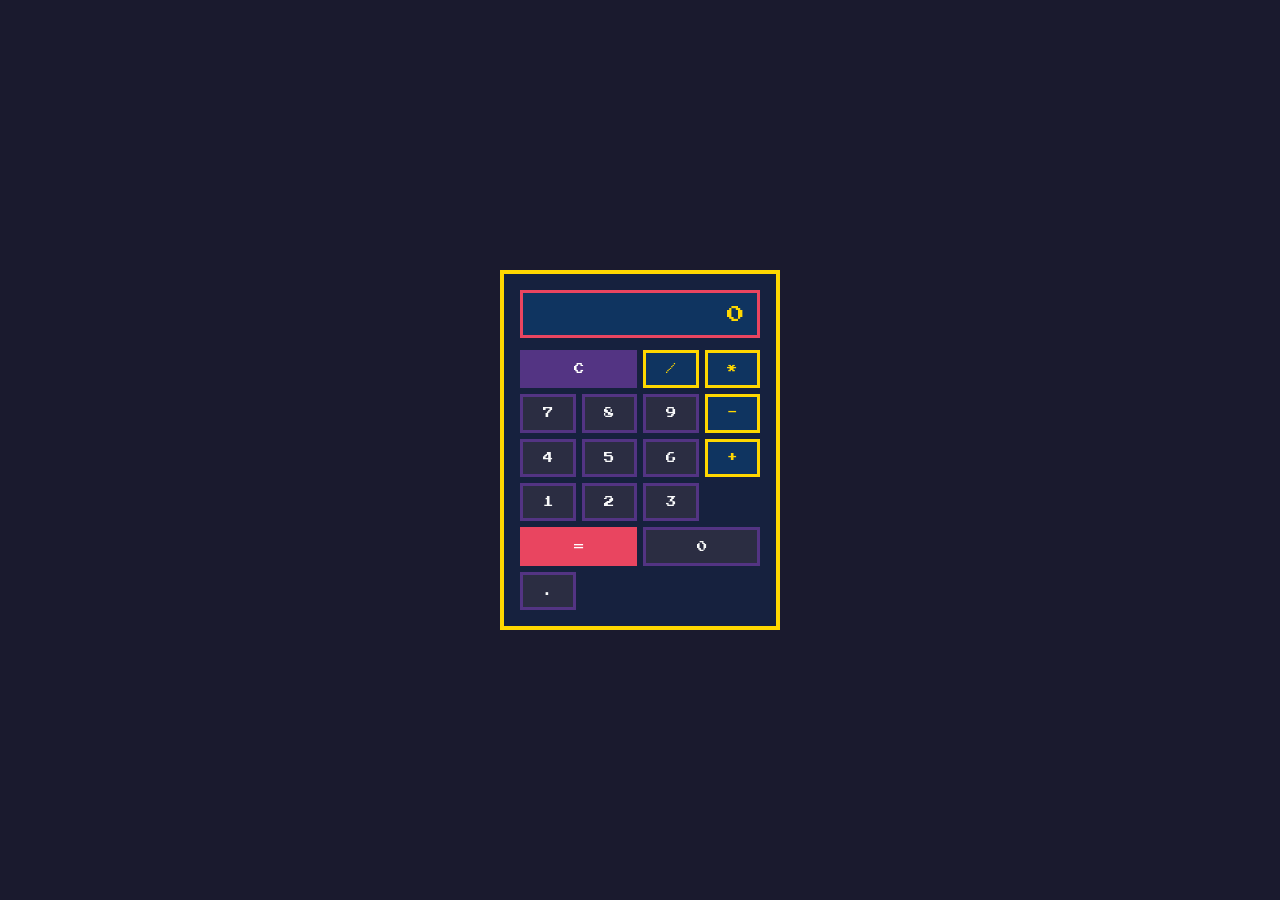
<file: apps/calculator.html>
<!DOCTYPE html>
<html lang="en">
<head>
  <meta charset="UTF-8" />
  <meta name="viewport" content="width=device-width, initial-scale=1.0" />
  <title>Retro Calculator</title>
  <link rel="stylesheet" href="https://fonts.googleapis.com/css2?family=Press+Start+2P&display=swap" />
  <style>
    * { box-sizing: border-box; margin: 0; padding: 0; }

    body {
      font-family: "Press Start 2P", cursive;
      background: #1a1a2e;
      display: flex;
      justify-content: center;
      align-items: center;
      min-height: 100vh;
    }

    .calc {
      background: #16213e;
      border: 4px solid #ffd700;
      padding: 1rem;
      width: 280px;
      image-rendering: pixelated;
    }

    .display {
      background: #0f3460;
      border: 3px solid #e94560;
      color: #ffd700;
      font-family: "Press Start 2P", cursive;
      font-size: 1.1rem;
      text-align: right;
      padding: 0.75rem;
      margin-bottom: 0.75rem;
      min-height: 2.5rem;
      word-break: break-all;
      overflow: hidden;
    }

    .buttons {
      display: grid;
      grid-template-columns: repeat(4, 1fr);
      gap: 6px;
    }

    button {
      font-family: "Press Start 2P", cursive;
      font-size: 0.65rem;
      padding: 0.7rem 0;
      border: 3px solid #533483;
      background: #2b2d42;
      color: #f8f9fa;
      cursor: pointer;
      transition: background 0.1s;
    }

    button:hover  { background: #533483; }
    button:active { background: #e94560; }

    .op   { background: #0f3460; border-color: #ffd700; color: #ffd700; }
    .op:hover { background: #ffd700; color: #1a1a2e; }

    .eq   { background: #e94560; border-color: #e94560; color: #fff; grid-column: span 2; }
    .eq:hover { background: #ff6b6b; }

    .clr  { background: #533483; border-color: #533483; color: #fff; grid-column: span 2; }
    .clr:hover { background: #6c5ce7; }
  </style>
</head>
<body>
  <div class="calc">
    <div class="display" id="display">0</div>
    <div class="buttons">
      <button class="clr" onclick="clear_()">C</button>
      <button class="op" onclick="append('/')">/</button>
      <button class="op" onclick="append('*')">*</button>

      <button onclick="append('7')">7</button>
      <button onclick="append('8')">8</button>
      <button onclick="append('9')">9</button>
      <button class="op" onclick="append('-')">-</button>

      <button onclick="append('4')">4</button>
      <button onclick="append('5')">5</button>
      <button onclick="append('6')">6</button>
      <button class="op" onclick="append('+')">+</button>

      <button onclick="append('1')">1</button>
      <button onclick="append('2')">2</button>
      <button onclick="append('3')">3</button>
      <button class="eq" onclick="calc()">=</button>

      <button onclick="append('0')" style="grid-column:span 2">0</button>
      <button onclick="append('.')">.</button>
    </div>
  </div>

  <script>
    const d = document.getElementById("display");
    let expr = "";

    function append(v) {
      if (expr === "0" && v !== ".") expr = "";
      expr += v;
      d.textContent = expr;
    }

    function clear_() {
      expr = "";
      d.textContent = "0";
    }

    function calc() {
      try {
        const result = Function('"use strict"; return (' + expr + ")")();
        expr = String(result);
        d.textContent = expr;
      } catch {
        d.textContent = "ERR";
        expr = "";
      }
    }
  </script>
</body>
</html>
</file>
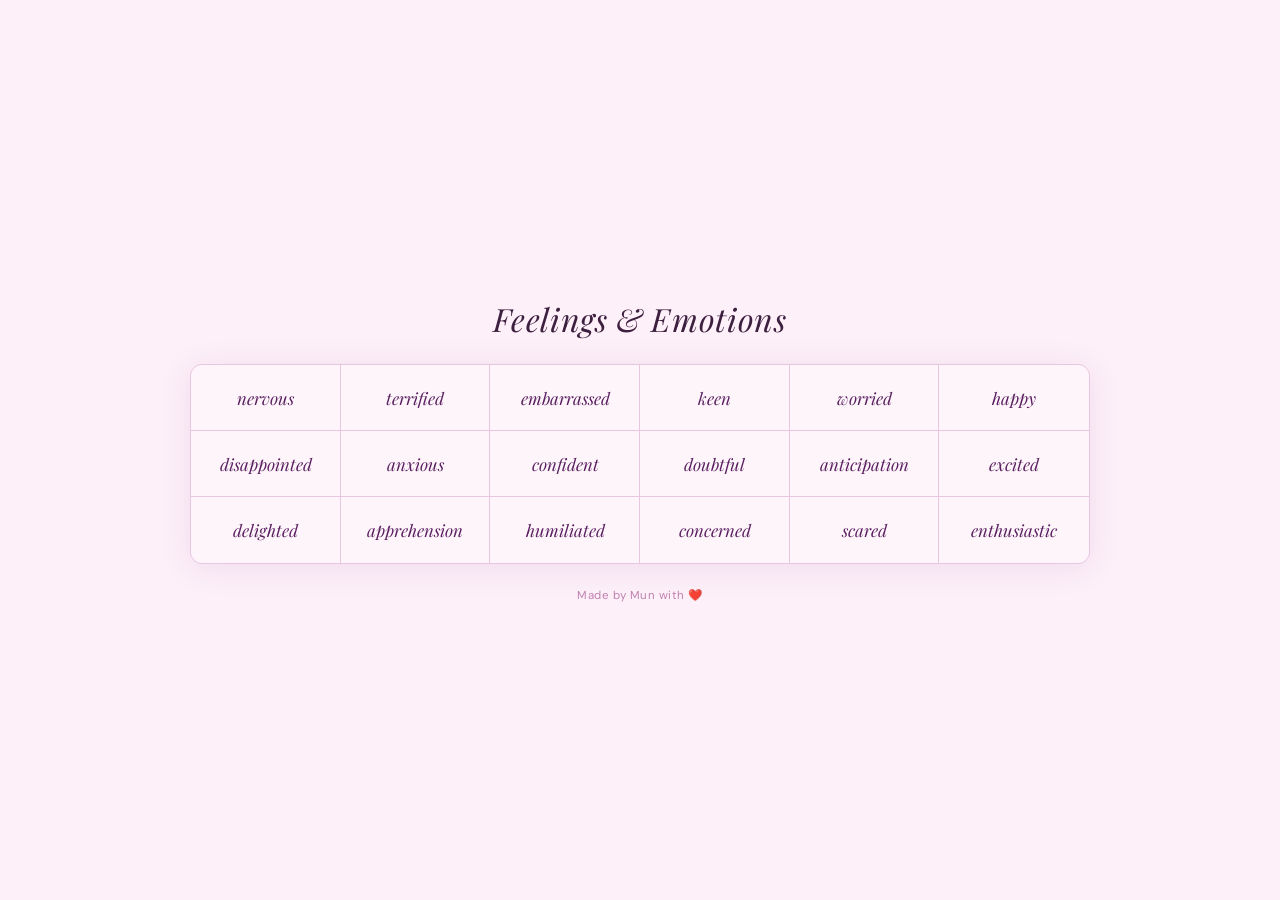
<file: apps/emotion-table.html>
<!DOCTYPE html>
<html lang="en">
<head>
<meta charset="UTF-8">
<meta name="viewport" content="width=device-width, initial-scale=1.0">
<title>Emotion Words v2</title>
<link href="https://fonts.googleapis.com/css2?family=Playfair+Display:ital,wght@1,400;1,600&family=DM+Sans:wght@300;400;500&display=swap" rel="stylesheet">
<style>
  *, *::before, *::after { box-sizing: border-box; margin: 0; padding: 0; }

  body {
    min-height: 100vh;
    display: flex;
    align-items: center;
    justify-content: center;
    background: #fdf0f8;
    font-family: 'DM Sans', sans-serif;
    padding: 32px 16px;
    overflow-x: hidden;
  }

  .wrapper {
    display: flex;
    flex-direction: column;
    align-items: center;
    gap: 24px;
    width: 100%;
    max-width: min(96vw, 900px);
  }

  h1 {
    font-family: 'Playfair Display', serif;
    font-style: italic;
    font-weight: 400;
    font-size: clamp(1.4rem, 5vw, 2rem);
    color: #3d1f40;
    letter-spacing: 0.02em;
    opacity: 0;
    transform: translateY(-18px);
    animation: titleDrop 0.6s cubic-bezier(0.22,1,0.36,1) 0.1s forwards;
  }

  @keyframes titleDrop {
    to { opacity: 1; transform: translateY(0); }
  }

  /* ── Grid replaces table ── */
  .word-grid {
    display: grid;
    grid-template-columns: repeat(6, minmax(max-content, 1fr));
    gap: 0;
    width: 100%;
    background: #e8c6e0;
    border: 1.5px solid #e8c6e0;
    border-radius: 12px;
    overflow: hidden;
    box-shadow: 0 4px 32px rgba(120,40,140,0.10);
  }

  /* Narrow screens: reduce columns so no orphan cells appear */
  @media (max-width: 700px) {
    .word-grid { grid-template-columns: repeat(3, minmax(max-content, 1fr)); }
  }
  @media (max-width: 420px) {
    .word-grid { grid-template-columns: repeat(2, minmax(max-content, 1fr)); }
  }

  @keyframes cellIn {
    from { opacity: 0; transform: translateY(14px) scale(0.96); }
    to   { opacity: 1; transform: translateY(0) scale(1); }
  }

  .cell {
    padding: clamp(14px, 3vw, 22px) clamp(10px, 2.5vw, 20px);
    background: #fef5fb;
    border: none;
    outline: 1.5px solid #e8c6e0;
    font-family: 'Playfair Display', serif;
    font-style: italic;
    font-size: clamp(0.82rem, 2.2vw, 1.05rem);
    color: #5a2060;
    cursor: pointer;
    user-select: none;
    position: relative;
    text-align: center;
    overflow: hidden;
    white-space: nowrap;
    word-break: normal;

    opacity: 0;
    transition:
      background 0.22s ease,
      color 0.22s ease,
      transform 0.22s cubic-bezier(0.34,1.56,0.64,1),
      box-shadow 0.22s ease;
    -webkit-tap-highlight-color: transparent;
  }

  @media (hover: hover) {
    .cell:hover {
      background: #f0d0e8;
      color: #2a0a30;
      transform: scale(1.06) translateY(-2px);
      box-shadow: 0 6px 20px rgba(120,40,140,0.13);
      z-index: 2;
    }
  }

  .cell.active {
    background: #d49ec8;
    color: #1a0020;
    transform: scale(1.03);
  }

  /* ── Floating emoji ── */
  .cell .float-emoji {
    position: absolute;
    top: 3px;
    right: 5px;
    font-size: clamp(0.7rem, 1.8vw, 0.95rem);
    opacity: 0;
    transform: translateY(4px);
    transition: opacity 0.2s, transform 0.2s;
    pointer-events: none;
    line-height: 1;
    font-style: normal;
  }

  @media (hover: hover) {
    .cell:hover .float-emoji { opacity: 1; transform: translateY(0); animation: floatBob 1.8s ease-in-out infinite; }
  }
  .cell.active .float-emoji  { opacity: 1; transform: translateY(0); animation: floatBob 1.8s ease-in-out infinite; }

  @keyframes floatBob {
    0%, 100% { transform: translateY(0); }
    50%       { transform: translateY(-4px); }
  }

  /* ── Ripple ── */
  .ripple {
    position: absolute;
    border-radius: 50%;
    background: rgba(200,100,180,0.35);
    transform: scale(0);
    animation: rippleOut 0.55s ease-out forwards;
    pointer-events: none;
  }

  @keyframes rippleOut {
    to { transform: scale(4); opacity: 0; }
  }

  /* ════════════════════════════════
     POPUP — floats on desktop,
     bottom sheet on mobile
  ════════════════════════════════ */

  .overlay {
    display: none;
    position: fixed;
    inset: 0;
    z-index: 999;
    background: transparent;
  }
  .overlay.visible { display: block; }

  /* shared base */
  .popup {
    position: fixed;
    z-index: 1000;
    background: #fdf0fb;
    border: 1.5px solid #d49ec8;
    box-shadow: 0 12px 48px rgba(120,40,140,0.20);
    padding: 20px 24px;
    text-align: center;
    pointer-events: auto;
    visibility: hidden;
    opacity: 0;
  }

  /* ── Desktop: small floating card ── */
  @media (min-width: 541px) {
    .popup {
      border-radius: 16px;
      min-width: 210px;
      max-width: 250px;
      transform: scale(0.78) translateY(10px);
      transition: opacity 0.22s cubic-bezier(0.34,1.56,0.64,1),
                  transform 0.22s cubic-bezier(0.34,1.56,0.64,1),
                  visibility 0s linear 0.22s;
    }
    .popup.visible {
      opacity: 1;
      transform: scale(1) translateY(0);
      visibility: visible;
      transition: opacity 0.22s cubic-bezier(0.34,1.56,0.64,1),
                  transform 0.22s cubic-bezier(0.34,1.56,0.64,1),
                  visibility 0s linear 0s;
    }
  }

  /* ── Mobile: bottom sheet ── */
  @media (max-width: 540px) {
    .overlay.visible {
      background: rgba(80,20,90,0.35);
    }
    .popup {
      border-radius: 20px 20px 0 0;
      border-bottom: none;
      left: 0 !important;
      right: 0 !important;
      bottom: 0 !important;
      top: auto !important;
      width: 100% !important;
      max-width: 100%;
      padding: 24px 28px 36px;
      transform: translateY(100%);
      transition: opacity 0.28s ease,
                  transform 0.32s cubic-bezier(0.22,1,0.36,1),
                  visibility 0s linear 0.32s;
    }
    .popup.visible {
      opacity: 1;
      transform: translateY(0);
      visibility: visible;
      transition: opacity 0.28s ease,
                  transform 0.32s cubic-bezier(0.22,1,0.36,1),
                  visibility 0s linear 0s;
    }
    /* drag handle */
    .popup::before {
      content: '';
      display: block;
      width: 40px;
      height: 4px;
      background: #d49ec8;
      border-radius: 2px;
      margin: 0 auto 16px;
    }
  }

  .popup-emoji {
    font-size: 2.8rem;
    display: block;
    margin-bottom: 8px;
    line-height: 1;
  }

  @keyframes emojiPop {
    0%   { transform: scale(0.4) rotate(-15deg); opacity: 0; }
    60%  { transform: scale(1.15) rotate(4deg); }
    100% { transform: scale(1) rotate(0deg); opacity: 1; }
  }

  .popup-def {
    font-family: 'DM Sans', sans-serif;
    font-size: 0.88rem;
    color: #5a2060;
    margin-bottom: 6px;
    display: block;
    line-height: 1.5;
  }

  .popup-phonetic {
    font-family: 'DM Sans', sans-serif;
    font-size: 0.82rem;
    color: #b06090;
    margin-bottom: 18px;
    display: block;
    letter-spacing: 0.03em;
  }

  .sound-btn {
    background: #3d1f40;
    color: #fef5fb;
    border: none;
    border-radius: 50%;
    width: 48px;
    height: 48px;
    font-size: 1.2rem;
    cursor: pointer;
    display: inline-flex;
    align-items: center;
    justify-content: center;
    transition: background 0.15s, transform 0.15s;
    position: relative;
    overflow: hidden;
    -webkit-tap-highlight-color: transparent;
  }

  .sound-btn:hover  { background: #c870b0; transform: scale(1.12); }

  .sound-btn.speaking {
    background: #c870b0;
    animation: speakPulse 0.5s ease-in-out infinite alternate;
  }

  @keyframes speakPulse {
    from { transform: scale(1);    box-shadow: 0 0 0   0 rgba(210,120,200,0.4); }
    to   { transform: scale(1.18); box-shadow: 0 0 0 8px rgba(210,120,200,0);   }
  }

  .sound-btn.speaking::before,
  .sound-btn.speaking::after {
    content: '';
    position: absolute;
    border-radius: 50%;
    border: 2px solid rgba(210,120,200,0.6);
    animation: ring 1s ease-out infinite;
  }
  .sound-btn.speaking::after { animation-delay: 0.4s; }

  @keyframes ring {
    0%   { width: 100%; height: 100%; opacity: 1; }
    100% { width: 200%; height: 200%; left: -50%; top: -50%; opacity: 0; }
  }
</style>
</head>
<body>

<div class="wrapper">
  <h1>Feelings &amp; Emotions</h1>

  <div class="word-grid" id="wordGrid">
    <div class="cell">nervous</div>
    <div class="cell">terrified</div>
    <div class="cell">embarrassed</div>
    <div class="cell">keen</div>
    <div class="cell">worried</div>
    <div class="cell">happy</div>
    <div class="cell">disappointed</div>
    <div class="cell">anxious</div>
    <div class="cell">confident</div>
    <div class="cell">doubtful</div>
    <div class="cell">anticipation</div>
    <div class="cell">excited</div>
    <div class="cell">delighted</div>
    <div class="cell">apprehension</div>
    <div class="cell">humiliated</div>
    <div class="cell">concerned</div>
    <div class="cell">scared</div>
    <div class="cell">enthusiastic</div>
  </div>

  <footer style="font-family:'DM Sans',sans-serif;font-size:0.72rem;color:#c080b0;letter-spacing:0.04em;">Made by Mun with ❤️</footer>
</div>

<div class="overlay" id="overlay"></div>

<div class="popup" id="popup">
  <span class="popup-emoji" id="popupEmoji"></span>
  <span class="popup-def" id="popupDef"></span>
  <span class="popup-phonetic" id="popupPhonetic"></span>
  <button class="sound-btn" id="soundBtn" title="Pronounce">🔊</button>
</div>

<script>
  const wordData = {
    nervous:       { emoji: '😬', def: 'Uneasy or anxious about something uncertain', phonetic: '/ˈnɜːr.vəs/' },
    terrified:     { emoji: '😱', def: 'Extremely frightened', phonetic: '/ˈter.ɪ.faɪd/' },
    embarrassed:   { emoji: '😳', def: 'Feeling awkward or ashamed in front of others', phonetic: '/ɪmˈbær.əst/' },
    keen:          { emoji: '🤩', def: 'Eager and enthusiastic about something', phonetic: '/kiːn/' },
    worried:       { emoji: '😟', def: 'Feeling troubled about possible problems', phonetic: '/ˈwɜːr.id/' },
    happy:         { emoji: '😊', def: 'Feeling pleasure or contentment', phonetic: '/ˈhæp.i/' },
    disappointed:  { emoji: '😞', def: 'Sad because expectations were not met', phonetic: '/ˌdɪs.əˈpɔɪn.tɪd/' },
    anxious:       { emoji: '😰', def: 'Worried and tense about what might happen', phonetic: '/ˈæŋk.ʃəs/' },
    confident:     { emoji: '😎', def: 'Feeling sure of yourself and your abilities', phonetic: '/ˈkɒn.fɪ.dənt/' },
    doubtful:      { emoji: '🤨', def: 'Uncertain or unsure about something', phonetic: '/ˈdaʊt.fəl/' },
    anticipation:  { emoji: '🤞', def: 'Excitement about something expected to happen', phonetic: '/ænˌtɪs.ɪˈpeɪ.ʃən/' },
    excited:       { emoji: '🎉', def: 'Very enthusiastic and eager', phonetic: '/ɪkˈsaɪ.tɪd/' },
    delighted:     { emoji: '😄', def: 'Very pleased and happy', phonetic: '/dɪˈlaɪ.tɪd/' },
    apprehension:  { emoji: '😧', def: 'A feeling of fear or worry about the future', phonetic: '/ˌæp.rɪˈhen.ʃən/' },
    humiliated:    { emoji: '😔', def: 'Made to feel ashamed or lose dignity', phonetic: '/hjuːˈmɪl.i.eɪ.tɪd/' },
    concerned:     { emoji: '😕', def: 'Worried or troubled about something', phonetic: '/kənˈsɜːrnd/' },
    scared:        { emoji: '😨', def: 'Frightened by a threat or danger', phonetic: '/skerd/' },
    enthusiastic:  { emoji: '🙌', def: 'Having intense interest or excitement', phonetic: '/ɪnˌθjuː.ziˈæs.tɪk/' },
  };

  /* ── Staggered cell entrance ── */
  const cells = document.querySelectorAll('.cell');
  cells.forEach((el, i) => {
    const word = el.textContent.trim().toLowerCase();
    const data = wordData[word];
    if (data) {
      const span = document.createElement('span');
      span.className = 'float-emoji';
      span.textContent = data.emoji;
      el.appendChild(span);
    }
    el.style.animation = `cellIn 0.45s cubic-bezier(0.22,1,0.36,1) ${0.15 + i * 0.055}s forwards`;
  });

  /* ── Ripple ── */
  function spawnRipple(el, clientX, clientY) {
    const rect = el.getBoundingClientRect();
    const size = Math.max(rect.width, rect.height);
    const x = clientX - rect.left - size / 2;
    const y = clientY - rect.top  - size / 2;
    const rip = document.createElement('span');
    rip.className = 'ripple';
    rip.style.cssText = `width:${size}px;height:${size}px;left:${x}px;top:${y}px`;
    el.appendChild(rip);
    rip.addEventListener('animationend', () => rip.remove());
  }

  const isMobile = () => window.innerWidth <= 540;

  /* ── Popup ── */
  const popup         = document.getElementById('popup');
  const overlay       = document.getElementById('overlay');
  const popupEmoji    = document.getElementById('popupEmoji');
  const popupDef      = document.getElementById('popupDef');
  const popupPhonetic = document.getElementById('popupPhonetic');
  const soundBtn      = document.getElementById('soundBtn');

  let activeCell  = null;
  let currentWord = '';

  function positionPopup(cell) {
    if (isMobile()) {
      popup.style.top  = '';
      popup.style.left = '';
      return;
    }
    const rect = cell.getBoundingClientRect();
    const pw = 250, ph = 160;
    let top  = rect.bottom + 12;
    let left = rect.left + rect.width / 2 - pw / 2;
    if (top + ph > window.innerHeight - 10) top = rect.top - ph - 12;
    if (left < 8) left = 8;
    if (left + pw > window.innerWidth - 8)  left = window.innerWidth - pw - 8;
    popup.style.top  = top  + 'px';
    popup.style.left = left + 'px';
  }

  function openPopup(cell, word) {
    if (activeCell) activeCell.classList.remove('active');
    activeCell = cell;
    cell.classList.add('active');

    currentWord = word;
    const data = wordData[word] || { emoji: '💬', def: word, phonetic: '' };

    popupEmoji.style.animation = 'none';
    popupEmoji.offsetHeight;
    popupEmoji.style.animation = 'emojiPop 0.4s cubic-bezier(0.34,1.56,0.64,1)';

    popupEmoji.textContent    = data.emoji;
    popupDef.textContent      = data.def;
    popupPhonetic.textContent = data.phonetic;
    soundBtn.classList.remove('speaking');

    positionPopup(cell);
    popup.classList.add('visible');
    overlay.classList.add('visible');
  }

  function closePopup() {
    popup.classList.remove('visible');
    overlay.classList.remove('visible');
    if (activeCell) activeCell.classList.remove('active');
    activeCell = null;
    window.speechSynthesis && window.speechSynthesis.cancel();
    soundBtn.classList.remove('speaking');
  }

  document.getElementById('wordGrid').addEventListener('click', e => {
    const cell = e.target.closest('.cell');
    if (!cell) return;
    spawnRipple(cell, e.clientX, e.clientY);
    const word = cell.childNodes[0].textContent.trim().toLowerCase();
    if (popup.classList.contains('visible') && activeCell === cell) {
      closePopup();
    } else {
      openPopup(cell, word);
    }
  });

  overlay.addEventListener('click', closePopup);

  soundBtn.addEventListener('click', e => {
    e.stopPropagation();
    if (!window.speechSynthesis) return;
    window.speechSynthesis.cancel();
    const utt = new SpeechSynthesisUtterance(currentWord);
    utt.lang = 'en-US';
    utt.rate = 0.85;
    soundBtn.classList.add('speaking');
    utt.onend   = () => soundBtn.classList.remove('speaking');
    utt.onerror = () => soundBtn.classList.remove('speaking');
    window.speechSynthesis.speak(utt);
  });

  window.addEventListener('resize', () => { if (activeCell) positionPopup(activeCell); });
</script>
</body>
</html>
</file>
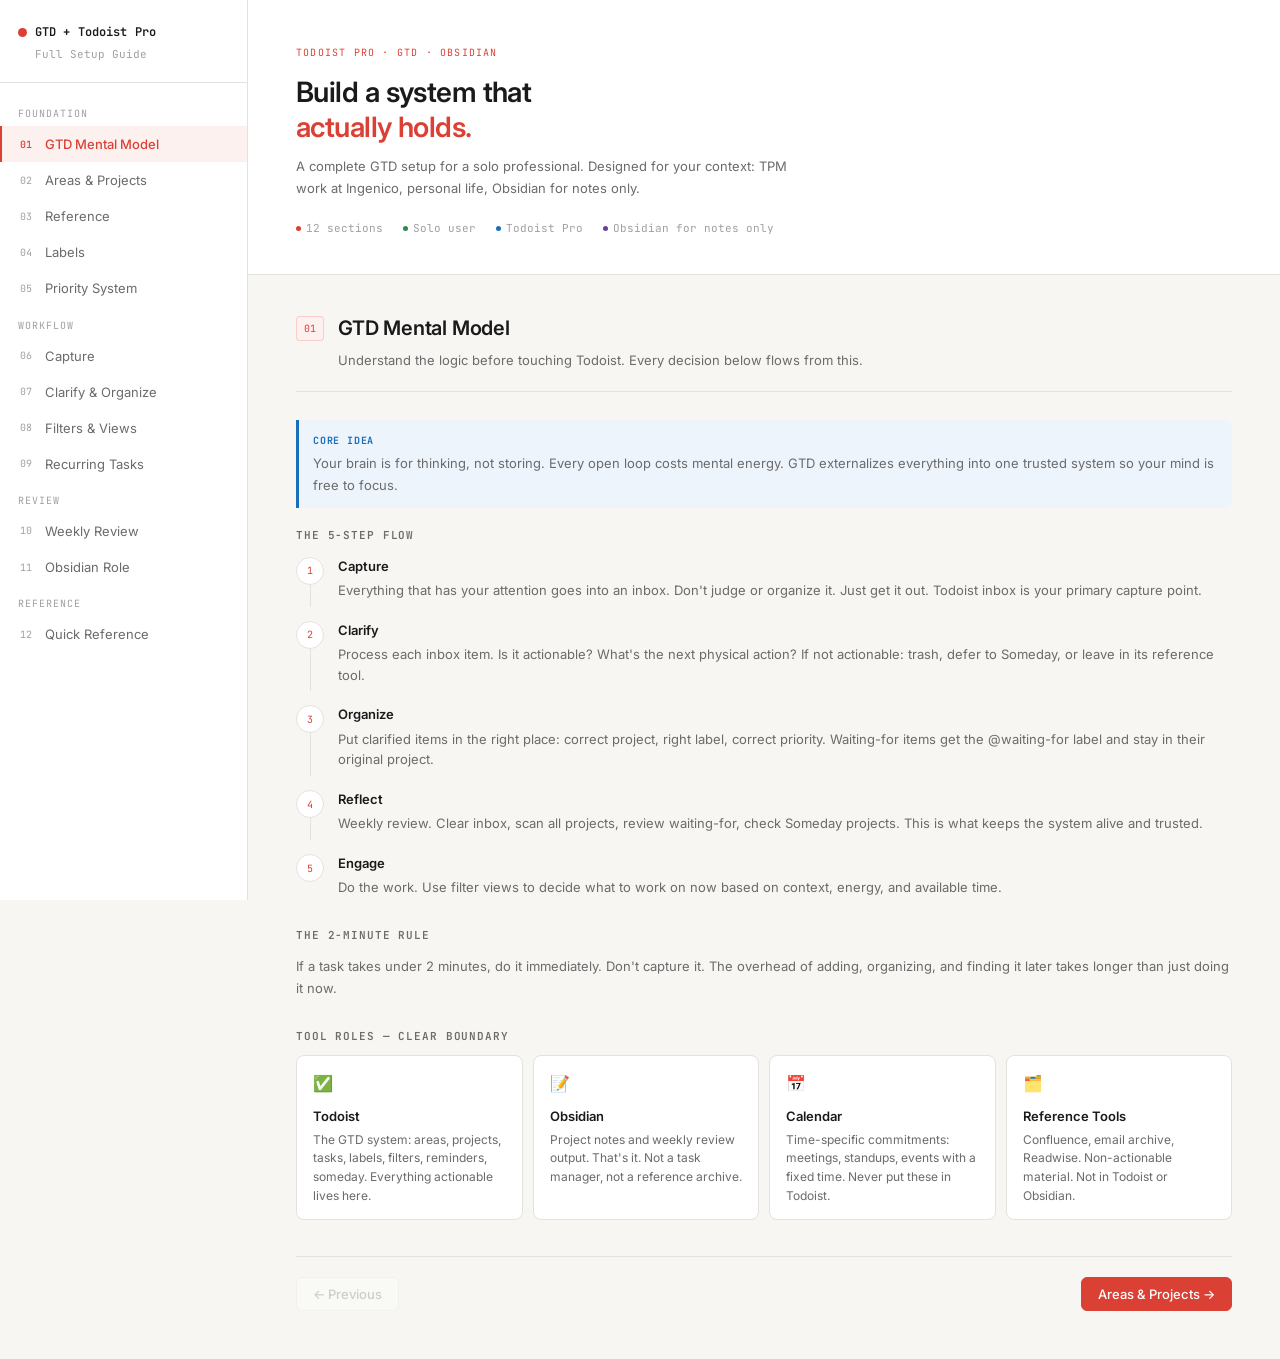
<file: apps/gtd-todoist-guide.html>
<!DOCTYPE html>
<html lang="en">
<head>
<meta charset="UTF-8">
<meta name="viewport" content="width=device-width, initial-scale=1.0">
<title>GTD + Todoist Pro — Full Setup Guide</title>
<link href="https://fonts.googleapis.com/css2?family=Inter:wght@300;400;500;600&family=JetBrains+Mono:wght@400;600&display=swap" rel="stylesheet">
<style>
  :root {
    --bg: #f7f6f3;
    --surface: #ffffff;
    --surface2: #f2f1ee;
    --border: #e4e2dc;
    --border2: #d0cdc6;
    --accent: #db4035;
    --accent-light: #fdf1f0;
    --text: #1a1a1a;
    --text-muted: #6b6b6b;
    --text-dim: #a0a0a0;
    --green: #2d8a4e;
    --green-light: #edf7f1;
    --blue: #1a6fba;
    --blue-light: #eef4fc;
    --yellow: #92620a;
    --yellow-light: #fdf6e3;
    --purple: #6b3fa0;
    --purple-light: #f3eefb;
  }

  * { box-sizing: border-box; margin: 0; padding: 0; }

  body {
    background: var(--bg);
    color: var(--text);
    font-family: 'Inter', sans-serif;
    font-size: 14px;
    line-height: 1.7;
    min-height: 100vh;
  }

  .layout { display: flex; min-height: 100vh; }

  .sidebar {
    width: 248px; min-width: 248px;
    background: var(--surface);
    border-right: 1px solid var(--border);
    position: sticky; top: 0;
    height: 100vh; overflow-y: auto;
    display: flex; flex-direction: column;
  }

  .sidebar-header { padding: 22px 18px 18px; border-bottom: 1px solid var(--border); }
  .sidebar-logo { display: flex; align-items: center; gap: 8px; margin-bottom: 3px; }
  .logo-dot { width: 9px; height: 9px; background: var(--accent); border-radius: 50%; flex-shrink: 0; }
  .sidebar-title { font-family: 'JetBrains Mono', monospace; font-size: 12px; font-weight: 600; color: var(--text); letter-spacing: 0.01em; }
  .sidebar-sub { font-size: 11px; color: var(--text-dim); font-family: 'JetBrains Mono', monospace; padding-left: 17px; }
  .sidebar-nav { padding: 12px 0; flex: 1; }

  .nav-section-label {
    font-family: 'JetBrains Mono', monospace;
    font-size: 10px; color: var(--text-dim);
    letter-spacing: 0.1em; text-transform: uppercase;
    padding: 10px 18px 4px;
  }

  .nav-item {
    display: flex; align-items: center; gap: 9px;
    padding: 7px 18px; cursor: pointer;
    color: var(--text-muted); font-size: 13px;
    transition: all 0.12s; border-left: 2px solid transparent;
  }

  .nav-item:hover { color: var(--text); background: var(--surface2); }
  .nav-item.active { color: var(--accent); border-left-color: var(--accent); background: var(--accent-light); font-weight: 500; }
  .nav-num { font-family: 'JetBrains Mono', monospace; font-size: 10px; color: var(--text-dim); min-width: 16px; }
  .nav-item.active .nav-num { color: var(--accent); }

  .main { flex: 1; overflow-y: auto; }

  .hero { padding: 44px 48px 36px; border-bottom: 1px solid var(--border); background: var(--surface); }
  .hero-tag { font-family: 'JetBrains Mono', monospace; font-size: 10px; color: var(--accent); letter-spacing: 0.12em; text-transform: uppercase; margin-bottom: 14px; }
  .hero h1 { font-size: 28px; font-weight: 600; line-height: 1.25; margin-bottom: 10px; letter-spacing: -0.02em; color: var(--text); }
  .hero h1 span { color: var(--accent); }
  .hero-desc { color: var(--text-muted); font-size: 13px; max-width: 500px; }
  .hero-meta { display: flex; gap: 20px; margin-top: 20px; flex-wrap: wrap; }
  .meta-item { display: flex; align-items: center; gap: 5px; font-size: 11px; color: var(--text-dim); font-family: 'JetBrains Mono', monospace; }
  .meta-dot { width: 5px; height: 5px; border-radius: 50%; }

  .section { display: none; padding: 36px 48px 48px; animation: fadeIn 0.18s ease; }
  .section.active { display: block; }

  @keyframes fadeIn {
    from { opacity: 0; transform: translateY(5px); }
    to { opacity: 1; transform: translateY(0); }
  }

  .section-header { display: flex; align-items: flex-start; gap: 14px; margin-bottom: 28px; padding-bottom: 20px; border-bottom: 1px solid var(--border); }
  .section-num { font-family: 'JetBrains Mono', monospace; font-size: 10px; color: var(--accent); background: var(--accent-light); border: 1px solid rgba(219,64,53,0.2); padding: 3px 7px; border-radius: 4px; margin-top: 5px; white-space: nowrap; }
  .section h2 { font-size: 20px; font-weight: 600; letter-spacing: -0.01em; margin-bottom: 4px; color: var(--text); }
  .section-desc { color: var(--text-muted); font-size: 13px; }

  h3 { font-size: 11px; font-weight: 600; color: var(--text-muted); margin: 28px 0 10px; text-transform: uppercase; letter-spacing: 0.08em; font-family: 'JetBrains Mono', monospace; }
  h3:first-of-type { margin-top: 0; }
  p { color: var(--text-muted); font-size: 13px; margin-bottom: 12px; line-height: 1.7; }

  .code-block {
    background: #f8f7f4; border: 1px solid var(--border);
    border-radius: 6px; padding: 14px 18px;
    font-family: 'JetBrains Mono', monospace;
    font-size: 12px; color: var(--text);
    margin: 10px 0 20px; line-height: 1.9;
    overflow-x: auto; white-space: pre;
  }

  .code-block .cm { color: var(--text-dim); }
  .code-block .kw { color: var(--accent); font-weight: 600; }
  .code-block .vl { color: var(--green); }
  .code-block .lb { color: var(--blue); }
  .code-block .pj { color: var(--yellow); font-weight: 600; }

  .tree { background: #f8f7f4; border: 1px solid var(--border); border-radius: 8px; padding: 18px 22px; margin: 10px 0 22px; font-family: 'JetBrains Mono', monospace; font-size: 12.5px; }
  .tree-group { margin-bottom: 4px; }
  .tree-group + .tree-group { margin-top: 14px; }
  .tree-item { display: flex; align-items: baseline; gap: 6px; line-height: 2.1; }
  .tree-branch { color: var(--border2); user-select: none; }
  .tree-icon { font-size: 12px; }
  .tree-name { font-weight: 500; color: var(--text); }
  .tree-name.area { font-weight: 700; font-size: 13px; }
  .tree-name.work { color: var(--yellow); }
  .tree-name.personal { color: var(--blue); }
  .tree-name.system { color: var(--purple); }
  .tree-name.inbox { color: var(--accent); }
  .tree-name.sub { color: var(--green); font-weight: 400; }
  .tree-name.someday { color: var(--text-muted); font-weight: 400; font-style: italic; }
  .tree-note { color: var(--text-dim); font-size: 11px; margin-left: 4px; }

  .card-grid { display: grid; grid-template-columns: repeat(auto-fit, minmax(180px, 1fr)); gap: 10px; margin: 10px 0 22px; }
  .card { background: var(--surface); border: 1px solid var(--border); border-radius: 8px; padding: 14px 16px; transition: border-color 0.15s, box-shadow 0.15s; }
  .card:hover { border-color: var(--border2); box-shadow: 0 2px 8px rgba(0,0,0,0.06); }
  .card-icon { font-size: 16px; margin-bottom: 7px; }
  .card-title { font-weight: 600; font-size: 13px; margin-bottom: 4px; color: var(--text); }
  .card-desc { font-size: 12px; color: var(--text-muted); line-height: 1.55; }

  .steps { margin: 10px 0 22px; }
  .step { display: flex; gap: 14px; margin-bottom: 18px; position: relative; }
  .step:not(:last-child)::before { content: ''; position: absolute; left: 14px; top: 30px; bottom: -6px; width: 1px; background: var(--border); }
  .step-num { width: 28px; height: 28px; background: var(--surface); border: 1.5px solid var(--border); border-radius: 50%; display: flex; align-items: center; justify-content: center; font-family: 'JetBrains Mono', monospace; font-size: 10px; color: var(--accent); flex-shrink: 0; margin-top: 2px; }
  .step-title { font-weight: 600; font-size: 13px; margin-bottom: 3px; color: var(--text); }
  .step-desc { font-size: 13px; color: var(--text-muted); line-height: 1.6; }

  .tag { display: inline-flex; align-items: center; font-size: 11px; font-family: 'JetBrains Mono', monospace; padding: 2px 7px; border-radius: 3px; font-weight: 500; }
  .tag-red    { background: var(--accent-light); color: var(--accent);  border: 1px solid rgba(219,64,53,0.2); }
  .tag-green  { background: var(--green-light);  color: var(--green);   border: 1px solid rgba(45,138,78,0.2); }
  .tag-blue   { background: var(--blue-light);   color: var(--blue);    border: 1px solid rgba(26,111,186,0.2); }
  .tag-yellow { background: var(--yellow-light); color: var(--yellow);  border: 1px solid rgba(146,98,10,0.2); }
  .tag-purple { background: var(--purple-light); color: var(--purple);  border: 1px solid rgba(107,63,160,0.2); }

  .alert { border-left: 3px solid var(--accent); background: var(--accent-light); padding: 12px 14px; border-radius: 0 6px 6px 0; margin: 10px 0 18px; font-size: 13px; color: var(--text-muted); }
  .alert strong { color: var(--accent); display: block; margin-bottom: 3px; font-size: 10px; text-transform: uppercase; letter-spacing: 0.08em; font-family: 'JetBrains Mono', monospace; }
  .alert-green  { border-left-color: var(--green);  background: var(--green-light); }
  .alert-green strong { color: var(--green); }
  .alert-blue   { border-left-color: var(--blue);   background: var(--blue-light); }
  .alert-blue strong  { color: var(--blue); }
  .alert-yellow { border-left-color: var(--yellow); background: var(--yellow-light); }
  .alert-yellow strong { color: var(--yellow); }

  .filter-table { width: 100%; border-collapse: collapse; margin: 10px 0 22px; font-size: 13px; }
  .filter-table th { text-align: left; padding: 9px 14px; background: var(--surface2); color: var(--text-muted); font-weight: 500; font-family: 'JetBrains Mono', monospace; font-size: 10px; letter-spacing: 0.06em; border-bottom: 1px solid var(--border); text-transform: uppercase; }
  .filter-table td { padding: 11px 14px; border-bottom: 1px solid var(--border); vertical-align: top; }
  .filter-table tr:last-child td { border-bottom: none; }
  .filter-table tr:hover td { background: var(--surface2); }
  .filter-name { font-weight: 600; color: var(--text); font-size: 13px; }
  .filter-query { font-family: 'JetBrains Mono', monospace; font-size: 11px; color: var(--blue); background: var(--blue-light); padding: 2px 7px; border-radius: 3px; display: inline-block; margin-top: 3px; border: 1px solid rgba(26,111,186,0.15); }
  .filter-use { color: var(--text-muted); font-size: 12px; }

  .example-task { display: flex; align-items: center; gap: 8px; padding: 9px 14px; background: var(--surface); border: 1px solid var(--border); border-radius: 6px; margin: 5px 0; font-size: 13px; transition: border-color 0.12s; }
  .example-task:hover { border-color: var(--border2); }
  .task-dot { width: 13px; height: 13px; border-radius: 50%; border: 2px solid; flex-shrink: 0; }
  .dot-red    { border-color: var(--accent); }
  .dot-yellow { border-color: var(--yellow); }
  .dot-blue   { border-color: var(--blue); }
  .dot-gray   { border-color: var(--border2); }
  .task-text { flex: 1; color: var(--text); }
  .task-tags { display: flex; gap: 4px; flex-wrap: wrap; }

  .priority-grid { display: grid; grid-template-columns: 1fr 1fr; gap: 8px; margin: 10px 0 22px; }
  .priority-cell { background: var(--surface); border: 1px solid var(--border); border-radius: 8px; padding: 14px 16px; }
  .priority-cell.p1 { border-left: 3px solid var(--accent); }
  .priority-cell.p2 { border-left: 3px solid var(--yellow); }
  .priority-cell.p3 { border-left: 3px solid var(--blue); }
  .priority-cell.p4 { border-left: 3px solid var(--border2); }
  .priority-label { font-family: 'JetBrains Mono', monospace; font-size: 10px; font-weight: 600; letter-spacing: 0.06em; margin-bottom: 5px; }
  .p1 .priority-label { color: var(--accent); }
  .p2 .priority-label { color: var(--yellow); }
  .p3 .priority-label { color: var(--blue); }
  .p4 .priority-label { color: var(--text-dim); }
  .priority-cell p { font-size: 12px; margin: 0; }

  .review-progress { background: var(--surface2); border-radius: 4px; height: 3px; margin-bottom: 20px; overflow: hidden; border: 1px solid var(--border); }
  .review-progress-bar { height: 100%; background: var(--green); border-radius: 4px; transition: width 0.3s ease; width: 0%; }

  .checklist { margin: 10px 0 20px; }
  .check-item { display: flex; align-items: flex-start; gap: 11px; padding: 10px 0; border-bottom: 1px solid var(--border); cursor: pointer; }
  .check-item:last-child { border-bottom: none; }
  .check-box { width: 17px; height: 17px; border: 1.5px solid var(--border2); border-radius: 50%; flex-shrink: 0; margin-top: 2px; display: flex; align-items: center; justify-content: center; transition: all 0.15s; }
  .check-item.checked .check-box { background: var(--green); border-color: var(--green); }
  .check-item.checked .check-box::after { content: '✓'; font-size: 9px; color: #fff; font-weight: 700; }
  .check-item.checked .check-label { text-decoration: line-through; color: var(--text-dim); }
  .check-label { font-size: 13px; color: var(--text-muted); line-height: 1.5; flex: 1; }
  .check-label strong { color: var(--text); }
  .check-time { font-family: 'JetBrains Mono', monospace; font-size: 10px; color: var(--text-dim); white-space: nowrap; margin-top: 3px; }

  hr.divider { border: none; border-top: 1px solid var(--border); margin: 24px 0; }

  .bottom-nav { display: flex; justify-content: space-between; margin-top: 36px; padding-top: 20px; border-top: 1px solid var(--border); }

  .btn { display: inline-flex; align-items: center; gap: 5px; padding: 8px 16px; border-radius: 6px; font-size: 13px; font-weight: 500; cursor: pointer; border: 1px solid var(--border); background: var(--surface); color: var(--text-muted); transition: all 0.12s; font-family: inherit; }
  .btn:hover { border-color: var(--border2); color: var(--text); background: var(--surface2); }
  .btn-primary { background: var(--accent); border-color: var(--accent); color: white; }
  .btn-primary:hover { background: #c0352a; border-color: #c0352a; color: white; }
  .btn:disabled { opacity: 0.3; cursor: not-allowed; }

  ::-webkit-scrollbar { width: 5px; height: 5px; }
  ::-webkit-scrollbar-track { background: transparent; }
  ::-webkit-scrollbar-thumb { background: var(--border); border-radius: 3px; }
  ::-webkit-scrollbar-thumb:hover { background: var(--border2); }

  /* Mobile top bar */
  .mobile-topbar {
    display: none;
    position: sticky; top: 0; z-index: 100;
    background: var(--surface);
    border-bottom: 1px solid var(--border);
    padding: 12px 16px;
    align-items: center;
    justify-content: space-between;
    gap: 12px;
  }
  .mobile-left { display: flex; align-items: center; gap: 8px; min-width: 0; overflow: hidden; }
  .mobile-logo-dot { width: 8px; height: 8px; background: var(--accent); border-radius: 50%; flex-shrink: 0; }
  .mobile-title { font-family: 'JetBrains Mono', monospace; font-size: 11px; font-weight: 600; color: var(--text); white-space: nowrap; }
  .mobile-sep { color: var(--text-dim); font-size: 11px; flex-shrink: 0; }
  .mobile-section-indicator { font-size: 11px; color: var(--text-dim); font-family: 'JetBrains Mono', monospace; white-space: nowrap; overflow: hidden; text-overflow: ellipsis; }
  .hamburger { width: 36px; height: 36px; background: var(--surface2); border: 1px solid var(--border); border-radius: 8px; display: flex; flex-direction: column; align-items: center; justify-content: center; gap: 4px; cursor: pointer; flex-shrink: 0; transition: background 0.12s; }
  .hamburger:hover { background: var(--border); }
  .hamburger span { display: block; width: 16px; height: 1.5px; background: var(--text-muted); border-radius: 2px; transition: all 0.2s; }
  .hamburger.open span:nth-child(1) { transform: translateY(5.5px) rotate(45deg); }
  .hamburger.open span:nth-child(2) { opacity: 0; }
  .hamburger.open span:nth-child(3) { transform: translateY(-5.5px) rotate(-45deg); }
  .drawer-overlay { display: none; position: fixed; inset: 0; z-index: 90; background: rgba(0,0,0,0.3); opacity: 0; transition: opacity 0.2s; }
  .drawer-overlay.visible { opacity: 1; }

  @media (max-width: 768px) {
    /* Show topbar, hide sidebar by default */
    .mobile-topbar { display: flex; }
    .drawer-overlay { display: block; pointer-events: none; }
    .drawer-overlay.visible { pointer-events: all; }

    /* Full-width layout column */
    body { display: flex; flex-direction: column; height: 100vh; overflow: hidden; }
    .layout { flex: 1; overflow: hidden; display: flex; }
    .main { flex: 1; overflow-y: auto; width: 100%; }

    /* Sidebar as fixed drawer */
    .sidebar {
      position: fixed; top: 0; left: 0; z-index: 95;
      height: 100vh; width: 80vw; max-width: 300px;
      transform: translateX(-100%);
      transition: transform 0.25s ease;
      border-right: 1px solid var(--border);
    }
    .sidebar.open { transform: translateX(0); box-shadow: 6px 0 32px rgba(0,0,0,0.15); }

    /* Hero */
    .hero { padding: 20px 16px 18px; }
    .hero h1 { font-size: 20px; }
    .hero-desc { font-size: 12px; }
    .hero-meta { gap: 8px; margin-top: 14px; }
    .meta-item { font-size: 10px; }

    /* Sections */
    .section { padding: 20px 16px 32px; }
    .section h2 { font-size: 17px; }
    .section-header { gap: 10px; margin-bottom: 20px; padding-bottom: 16px; }

    /* Components */
    .card-grid { grid-template-columns: 1fr; gap: 8px; }
    .filter-table { display: block; overflow-x: auto; -webkit-overflow-scrolling: touch; }
    .filter-table th, .filter-table td { padding: 8px 10px; }
    .filter-query { font-size: 10px; }
    .code-block { font-size: 11px; padding: 10px 12px; line-height: 1.8; }
    .tree { font-size: 11px; padding: 12px 14px; }
    .priority-grid { grid-template-columns: 1fr; }
    .bottom-nav { flex-direction: column; gap: 8px; margin-top: 24px; }
    .bottom-nav .btn { justify-content: center; width: 100%; }
    .example-task { flex-wrap: wrap; gap: 6px; padding: 8px 12px; }
    .task-tags { width: 100%; }
    .check-time { display: none; }
    .steps .step { gap: 10px; }
    h3 { margin: 20px 0 8px; }
    .alert { padding: 10px 12px; font-size: 12px; }
  }
</style>
</head>
<body>

<!-- Mobile topbar: outside layout so it sits above everything -->
<div class="mobile-topbar">
  <div class="mobile-left">
    <div class="mobile-logo-dot"></div>
    <span class="mobile-title">GTD Guide</span>
    <span class="mobile-sep">·</span>
    <span class="mobile-section-indicator" id="mobileIndicator">Mental Model</span>
  </div>
  <div class="hamburger" id="hamburger" onclick="toggleDrawer()">
    <span></span><span></span><span></span>
  </div>
</div>
<!-- Drawer overlay -->
<div class="drawer-overlay" id="drawerOverlay" onclick="closeDrawer()"></div>

<div class="layout">
  <nav class="sidebar">
    <div class="sidebar-header">
      <div class="sidebar-logo"><div class="logo-dot"></div><div class="sidebar-title">GTD + Todoist Pro</div></div>
      <div class="sidebar-sub">Full Setup Guide</div>
    </div>
    <div class="sidebar-nav">
      <div class="nav-section-label">Foundation</div>
      <div class="nav-item active" onclick="showSection(0)"><span class="nav-num">01</span> GTD Mental Model</div>
      <div class="nav-item" onclick="showSection(1)"><span class="nav-num">02</span> Areas & Projects</div>
      <div class="nav-item" onclick="showSection(2)"><span class="nav-num">03</span> Reference</div>
      <div class="nav-item" onclick="showSection(3)"><span class="nav-num">04</span> Labels</div>
      <div class="nav-item" onclick="showSection(4)"><span class="nav-num">05</span> Priority System</div>
      <div class="nav-section-label">Workflow</div>
      <div class="nav-item" onclick="showSection(5)"><span class="nav-num">06</span> Capture</div>
      <div class="nav-item" onclick="showSection(6)"><span class="nav-num">07</span> Clarify & Organize</div>
      <div class="nav-item" onclick="showSection(7)"><span class="nav-num">08</span> Filters & Views</div>
      <div class="nav-item" onclick="showSection(8)"><span class="nav-num">09</span> Recurring Tasks</div>
      <div class="nav-section-label">Review</div>
      <div class="nav-item" onclick="showSection(9)"><span class="nav-num">10</span> Weekly Review</div>
      <div class="nav-item" onclick="showSection(10)"><span class="nav-num">11</span> Obsidian Role</div>
      <div class="nav-section-label">Reference</div>
      <div class="nav-item" onclick="showSection(11)"><span class="nav-num">12</span> Quick Reference</div>
    </div>
  </nav>

  <main class="main">
    <div class="hero">
      <div class="hero-tag">Todoist Pro · GTD · Obsidian</div>
      <h1>Build a system that<br><span>actually holds.</span></h1>
      <p class="hero-desc">A complete GTD setup for a solo professional. Designed for your context: TPM work at Ingenico, personal life, Obsidian for notes only.</p>
      <div class="hero-meta">
        <div class="meta-item"><div class="meta-dot" style="background:var(--accent)"></div> 12 sections</div>
        <div class="meta-item"><div class="meta-dot" style="background:var(--green)"></div> Solo user</div>
        <div class="meta-item"><div class="meta-dot" style="background:var(--blue)"></div> Todoist Pro</div>
        <div class="meta-item"><div class="meta-dot" style="background:var(--purple)"></div> Obsidian for notes only</div>
      </div>
    </div>

    <!-- 01 -->
    <div class="section active" id="section-0">
      <div class="section-header">
        <div class="section-num">01</div>
        <div><h2>GTD Mental Model</h2><div class="section-desc">Understand the logic before touching Todoist. Every decision below flows from this.</div></div>
      </div>

      <div class="alert alert-blue">
        <strong>Core idea</strong>
        Your brain is for thinking, not storing. Every open loop costs mental energy. GTD externalizes everything into one trusted system so your mind is free to focus.
      </div>

      <h3>The 5-Step Flow</h3>
      <div class="steps">
        <div class="step"><div class="step-num">1</div><div class="step-content"><div class="step-title">Capture</div><div class="step-desc">Everything that has your attention goes into an inbox. Don't judge or organize it. Just get it out. Todoist inbox is your primary capture point.</div></div></div>
        <div class="step"><div class="step-num">2</div><div class="step-content"><div class="step-title">Clarify</div><div class="step-desc">Process each inbox item. Is it actionable? What's the next physical action? If not actionable: trash, defer to Someday, or leave in its reference tool.</div></div></div>
        <div class="step"><div class="step-num">3</div><div class="step-content"><div class="step-title">Organize</div><div class="step-desc">Put clarified items in the right place: correct project, right label, correct priority. Waiting-for items get the @waiting-for label and stay in their original project.</div></div></div>
        <div class="step"><div class="step-num">4</div><div class="step-content"><div class="step-title">Reflect</div><div class="step-desc">Weekly review. Clear inbox, scan all projects, review waiting-for, check Someday projects. This is what keeps the system alive and trusted.</div></div></div>
        <div class="step"><div class="step-num">5</div><div class="step-content"><div class="step-title">Engage</div><div class="step-desc">Do the work. Use filter views to decide what to work on now based on context, energy, and available time.</div></div></div>
      </div>

      <h3>The 2-Minute Rule</h3>
      <p>If a task takes under 2 minutes, do it immediately. Don't capture it. The overhead of adding, organizing, and finding it later takes longer than just doing it now.</p>

      <h3>Tool Roles — Clear Boundary</h3>
      <div class="card-grid">
        <div class="card"><div class="card-icon">✅</div><div class="card-title">Todoist</div><div class="card-desc">The GTD system: areas, projects, tasks, labels, filters, reminders, someday. Everything actionable lives here.</div></div>
        <div class="card"><div class="card-icon">📝</div><div class="card-title">Obsidian</div><div class="card-desc">Project notes and weekly review output. That's it. Not a task manager, not a reference archive.</div></div>
        <div class="card"><div class="card-icon">📅</div><div class="card-title">Calendar</div><div class="card-desc">Time-specific commitments: meetings, standups, events with a fixed time. Never put these in Todoist.</div></div>
        <div class="card"><div class="card-icon">🗂️</div><div class="card-title">Reference Tools</div><div class="card-desc">Confluence, email archive, Readwise. Non-actionable material. Not in Todoist or Obsidian.</div></div>
      </div>

      <div class="bottom-nav">
        <button class="btn" disabled>← Previous</button>
        <button class="btn btn-primary" onclick="showSection(1)">Areas & Projects →</button>
      </div>
    </div>

    <!-- 02 -->
    <div class="section" id="section-1">
      <div class="section-header">
        <div class="section-num">02</div>
        <div><h2>Areas & Projects</h2><div class="section-desc">Two levels. Areas are ongoing responsibilities. Projects are outcomes requiring multiple actions — each one flat inside its Area.</div></div>
      </div>

      <div class="alert alert-blue">
        <strong>GTD Horizon Model</strong>
        Areas of Responsibility sit above Projects. An Area never completes — it's an ongoing role. A Project completes when its outcome is achieved. "Work" is your Area. "Deliver API v2 by June" is a Project inside it.
      </div>

      <h3>Areas vs Projects</h3>
      <div class="card-grid">
        <div class="card"><div class="card-icon">🗺️</div><div class="card-title">Area (folder in Todoist)</div><div class="card-desc">Ongoing responsibility that never finishes. Groups related projects. During weekly review, ask: "Am I giving this area enough attention?"</div></div>
        <div class="card"><div class="card-icon">🎯</div><div class="card-title">Project (inside an Area)</div><div class="card-desc">Any outcome requiring 2+ actions. Has a clear finish line. Flat — no sub-projects. When done, archive it immediately.</div></div>
        <div class="card"><div class="card-icon">💡</div><div class="card-title">Someday (inside each Area)</div><div class="card-desc">A holding project for ideas not ready to act on. Review weekly. Not a label — a dedicated project per Area so it doesn't pollute active project views.</div></div>
      </div>

      <h3>Your Todoist Structure</h3>
      <div class="tree">
        <div class="tree-group">
          <div class="tree-item"><span class="tree-icon">📥</span><span class="tree-name inbox">Inbox</span><span class="tree-note">everything lands here first — process daily</span></div>
        </div>

        <div class="tree-group">
          <div class="tree-item"><span class="tree-icon">📁</span><span class="tree-name area work">Work</span><span class="tree-note">Area — Ingenico responsibilities</span></div>
          <div class="tree-item" style="padding-left:12px"><span class="tree-branch">├──</span><span class="tree-icon">🎯</span><span class="tree-name sub">Ingenico Project A</span><span class="tree-note">one project per initiative, flat</span></div>
          <div class="tree-item" style="padding-left:12px"><span class="tree-branch">├──</span><span class="tree-icon">🎯</span><span class="tree-name sub">Ingenico Project B</span></div>
          <div class="tree-item" style="padding-left:12px"><span class="tree-branch">├──</span><span class="tree-icon">🎯</span><span class="tree-name sub">Ingenico Project C</span></div>
          <div class="tree-item" style="padding-left:12px"><span class="tree-branch">├──</span><span class="tree-icon">📋</span><span class="tree-name sub">Admin & Ops</span><span class="tree-note">recurring reports, team admin</span></div>
          <div class="tree-item" style="padding-left:12px"><span class="tree-branch">└──</span><span class="tree-icon">💡</span><span class="tree-name someday">Someday / Work</span><span class="tree-note">ideas not ready to act on</span></div>
        </div>

        <div class="tree-group">
          <div class="tree-item"><span class="tree-icon">📁</span><span class="tree-name area personal">Personal</span><span class="tree-note">Area — life outside work</span></div>
          <div class="tree-item" style="padding-left:12px"><span class="tree-branch">├──</span><span class="tree-icon">👨‍👩‍👧</span><span class="tree-name sub">Family & Kids</span></div>
          <div class="tree-item" style="padding-left:12px"><span class="tree-branch">├──</span><span class="tree-icon">💰</span><span class="tree-name sub">Finance</span></div>
          <div class="tree-item" style="padding-left:12px"><span class="tree-branch">├──</span><span class="tree-icon">🏠</span><span class="tree-name sub">Home</span></div>
          <div class="tree-item" style="padding-left:12px"><span class="tree-branch">├──</span><span class="tree-icon">📚</span><span class="tree-name sub">Learning</span><span class="tree-note">actionable steps only, not article saves</span></div>
          <div class="tree-item" style="padding-left:12px"><span class="tree-branch">└──</span><span class="tree-icon">💡</span><span class="tree-name someday">Someday / Personal</span><span class="tree-note">ideas not ready to act on</span></div>
        </div>

        <div class="tree-group">
          <div class="tree-item"><span class="tree-icon">📁</span><span class="tree-name area system">System</span><span class="tree-note">Area — GTD maintenance</span></div>
          <div class="tree-item" style="padding-left:12px"><span class="tree-branch">└──</span><span class="tree-icon">🔄</span><span class="tree-name sub">Weekly Review</span><span class="tree-note">recurring checklist lives here</span></div>
        </div>
      </div>

      <div class="alert alert-yellow">
        <strong>Someday is a project, not a label</strong>
        Tasks in Someday have no @next-action label. They sit quietly in the project until your weekly review. This keeps them completely out of your active task filters.
      </div>

      <h3>Rules</h3>
      <div class="steps">
        <div class="step"><div class="step-num">1</div><div class="step-content"><div class="step-title">Each Ingenico project = one Todoist project, flat</div><div class="step-desc">No sub-projects. All tasks for that initiative live directly inside the project. If a project gets too large to manage, that's a signal to break it into two separate projects.</div></div></div>
        <div class="step"><div class="step-num">2</div><div class="step-content"><div class="step-title">No "Waiting For" project</div><div class="step-desc">Waiting-for items stay in their original project with the <span class="tag tag-red">@waiting-for</span> label. Use a filter to see all of them across projects at once.</div></div></div>
        <div class="step"><div class="step-num">3</div><div class="step-content"><div class="step-title">Archive completed projects immediately</div><div class="step-desc">Done project? Archive it in Todoist right away. Dead projects in the list create noise and slow down your weekly review.</div></div></div>
        <div class="step"><div class="step-num">4</div><div class="step-content"><div class="step-title">Use Areas for the weekly balance check</div><div class="step-desc">During weekly review, glance at each Area folder. If Family & Kids has zero active tasks this week, that's worth noticing.</div></div></div>
      </div>

      <div class="bottom-nav">
        <button class="btn" onclick="showSection(0)">← Mental Model</button>
        <button class="btn btn-primary" onclick="showSection(2)">Reference →</button>
      </div>
    </div>

    <!-- 03 -->
    <div class="section" id="section-2">
      <div class="section-header">
        <div class="section-num">03</div>
        <div><h2>Reference</h2><div class="section-desc">Non-actionable material you might need later. Knowing where this lives prevents you from polluting Todoist with non-tasks.</div></div>
      </div>

      <div class="alert">
        <strong>Key principle</strong>
        Reference is not actionable. It never belongs in Todoist. And it doesn't belong in Obsidian either — that's only for project notes and weekly reviews. Reference lives in your existing work tools.
      </div>

      <h3>Where Reference Lives</h3>
      <div class="card-grid">
        <div class="card"><div class="card-icon">📘</div><div class="card-title">Confluence</div><div class="card-desc">Process docs, architecture decisions, runbooks, project specs. Already your team's source of truth. Don't duplicate in Obsidian.</div></div>
        <div class="card"><div class="card-icon">📧</div><div class="card-title">Email Archive</div><div class="card-desc">Past decisions, approvals, client threads. Search when needed. Don't re-file anywhere else.</div></div>
        <div class="card"><div class="card-icon">📖</div><div class="card-title">Readwise Reader</div><div class="card-desc">Articles to read and highlights. AI summaries. Removes the "article guilt" backlog. Your Learning project holds actionable steps only — not the articles themselves.</div></div>
        <div class="card"><div class="card-icon">🔖</div><div class="card-title">Browser Bookmarks</div><div class="card-desc">Quick-access links and tools. Light folder structure. Don't copy these into Todoist as tasks.</div></div>
      </div>

      <h3>Reference vs Task Decision</h3>
      <div class="steps">
        <div class="step"><div class="step-num">?</div><div class="step-content"><div class="step-title">Is there an action attached?</div><div class="step-desc">Yes: it's a task. Capture to Todoist inbox. The reference material stays in its source tool.</div></div></div>
        <div class="step"><div class="step-num">?</div><div class="step-content"><div class="step-title">Is it an article to read?</div><div class="step-desc">Save to Readwise Reader. Only add to Todoist if it has a real deadline or a dependency someone is waiting on.</div></div></div>
        <div class="step"><div class="step-num">?</div><div class="step-content"><div class="step-title">Is it a work document?</div><div class="step-desc">Lives in Confluence or your shared drive. Don't copy to Obsidian unless you're actively writing or editing it as part of a project.</div></div></div>
        <div class="step"><div class="step-num">✓</div><div class="step-content"><div class="step-title">No action, no obvious home?</div><div class="step-desc">Probably not worth keeping. Trash it. GTD reference should only contain things you'll genuinely look up — not everything that feels vaguely useful.</div></div></div>
      </div>

      <div class="alert alert-green">
        <strong>Practical rule</strong>
        If you can find something in 30 seconds by searching your existing tools (email, Confluence, Slack), you don't need to re-file it anywhere. Only create deliberate reference storage for things that are genuinely hard to find when needed.
      </div>

      <div class="bottom-nav">
        <button class="btn" onclick="showSection(1)">← Areas & Projects</button>
        <button class="btn btn-primary" onclick="showSection(3)">Labels →</button>
      </div>
    </div>

    <!-- 04 -->
    <div class="section" id="section-3">
      <div class="section-header">
        <div class="section-num">04</div>
        <div><h2>Labels</h2><div class="section-desc">Labels are GTD statuses and contexts. Keep them minimal. Every label you add is a label you must maintain.</div></div>
      </div>

      <div class="alert alert-blue">
        <strong>Someday is not a label</strong>
        Someday items live in the Someday project, not labeled in active projects. This keeps them completely out of your next-action filters without any extra effort.
      </div>

      <h3>GTD Status Labels (required)</h3>
      <div class="code-block"><span class="lb">@next-action</span>   <span class="cm">→ what to do next on this project</span>
<span class="lb">@waiting-for</span>   <span class="cm">→ blocked, someone else's move — stays in original project</span>
<span class="lb">@agenda</span>        <span class="cm">→ raise next time you meet this specific person</span></div>

      <h3>When to Use @next-action</h3>
      <p>Tasks with a due date don't need this label. Your date-based filters (Today, This Week) already surface them automatically.</p>
      <p>Use <span class="tag tag-blue">@next-action</span> only for tasks <strong>without a due date</strong> that are still the current thing to work on for a project. Without it, those tasks are invisible in your filters.</p>
      <div class="card-grid">
        <div class="card">
          <div class="card-icon">📅</div>
          <div class="card-title">Has a due date</div>
          <div class="card-desc">No label needed. It shows up in Today's Focus and This Week automatically. Examples: reports, client deadlines, recurring tasks.</div>
        </div>
        <div class="card">
          <div class="card-icon">🎯</div>
          <div class="card-title">No due date</div>
          <div class="card-desc">Add @next-action so it appears in your Next Actions filter. Examples: "Review architecture proposal", "Draft project scope" — real work with no hard deadline.</div>
        </div>
      </div>
      <div class="alert alert-green">
        <strong>Best practice</strong>
        Each active project should have exactly one @next-action task at any time. When you complete it, assign @next-action to the next task in that project. This keeps every project moving without needing due dates on everything.
      </div>

      <h3>Context Labels (optional, add when you need them)</h3>
      <div class="code-block"><span class="lb">@deep-work</span>     <span class="cm">→ needs uninterrupted focus block</span>
<span class="lb">@quick</span>         <span class="cm">→ under 15 min, do between meetings</span>
<span class="lb">@calls</span>         <span class="cm">→ needs a phone or video call</span></div>

      <div class="alert alert-yellow">
        <strong>Start with less</strong>
        Use only the 3 GTD status labels for the first few weeks. Add context labels only when you find yourself genuinely needing to filter by them. Most people add too many labels upfront then abandon them.
      </div>

      <h3>Examples in Practice</h3>
      <div class="example-task"><div class="task-dot dot-yellow"></div><div class="task-text">Draft risk assessment for Q3 rollout</div><div class="task-tags"><span class="tag tag-blue">@next-action</span><span class="tag tag-green">@deep-work</span></div></div>
      <div class="example-task"><div class="task-dot dot-gray"></div><div class="task-text">Follow up: John → deployment date (asked May 5)</div><div class="task-tags"><span class="tag tag-red">@waiting-for</span></div></div>
      <div class="example-task"><div class="task-dot dot-blue"></div><div class="task-text">Ask Sarah about API rate limit decision</div><div class="task-tags"><span class="tag tag-yellow">@agenda</span></div></div>

      <h3>Waiting For: Add Context in the Task Name</h3>
      <p>Include who you're waiting on and when you asked, directly in the task name. Your weekly review Waiting For filter will be much faster to process.</p>
      <div class="code-block"><span class="vl">Good:</span>
Follow up: John → deployment date confirmation <span class="lb">(asked May 5)</span>
Follow up: Finance → Q2 budget approval <span class="lb">(asked Apr 28)</span>

<span class="kw">Bad — no context:</span>
John budget
Waiting for deployment</div>

      <div class="bottom-nav">
        <button class="btn" onclick="showSection(2)">← Reference</button>
        <button class="btn btn-primary" onclick="showSection(4)">Priority System →</button>
      </div>
    </div>

    <!-- 05 -->
    <div class="section" id="section-4">
      <div class="section-header">
        <div class="section-num">05</div>
        <div><h2>Priority System</h2><div class="section-desc">4 levels. Use them sparingly or they lose all meaning.</div></div>
      </div>

      <div class="priority-grid">
        <div class="priority-cell p1"><div class="priority-label">P1 — URGENT</div><p>Real deadline today or tomorrow. Serious consequence if missed. Use rarely. If everything is P1, nothing is.</p></div>
        <div class="priority-cell p2"><div class="priority-label">P2 — IMPORTANT</div><p>This week, high impact. Your main focus. Most @next-action tasks should sit here.</p></div>
        <div class="priority-cell p3"><div class="priority-label">P3 — NORMAL</div><p>Good to do this week but not blocking anything. Do after P1 and P2.</p></div>
        <div class="priority-cell p4"><div class="priority-label">P4 — LOW</div><p>Someday, low stakes. Todoist treats unset priority as P4 by default.</p></div>
      </div>

      <div class="alert">
        <strong>Common mistake</strong>
        Overusing P1. If you regularly have 10+ P1 tasks, you have a prioritization problem, not a task management problem. P1 should feel uncommon.
      </div>

      <h3>Priority + Label Together</h3>
      <p>Priority = how urgent. Label = what state the task is in. Both together make your filters useful.</p>
      <div class="example-task"><div class="task-dot dot-red"></div><div class="task-text">Send incident report to stakeholders by 5pm</div><div class="task-tags"><span class="tag tag-blue">@next-action</span><span class="tag tag-red">P1</span></div></div>
      <div class="example-task"><div class="task-dot dot-yellow"></div><div class="task-text">Review sprint plan for next release</div><div class="task-tags"><span class="tag tag-blue">@next-action</span><span class="tag tag-green">@deep-work</span><span class="tag tag-yellow">P2</span></div></div>

      <div class="bottom-nav">
        <button class="btn" onclick="showSection(3)">← Labels</button>
        <button class="btn btn-primary" onclick="showSection(5)">Capture →</button>
      </div>
    </div>

    <!-- 06 -->
    <div class="section" id="section-5">
      <div class="section-header">
        <div class="section-num">06</div>
        <div><h2>Capture</h2><div class="section-desc">Get everything out of your head fast. Friction at this step kills the whole system.</div></div>
      </div>

      <div class="alert alert-green">
        <strong>Golden rule</strong>
        Inbox first, always. Never add a task directly to a project during capture. Dump to inbox, organize later during clarify.
      </div>

      <h3>Capture Methods (Pro)</h3>
      <div class="card-grid">
        <div class="card"><div class="card-icon">⌨️</div><div class="card-title">Quick Add (Q key)</div><div class="card-desc">Desktop shortcut. Type naturally: "Review API docs tomorrow p2" — Todoist parses date and priority automatically.</div></div>
        <div class="card"><div class="card-icon">📱</div><div class="card-title">Mobile Widget</div><div class="card-desc">Add Todoist widget to home screen. One tap to capture when away from desk.</div></div>
        <div class="card"><div class="card-icon">🎙️</div><div class="card-title">Ramble (Pro)</div><div class="card-desc">Voice capture. Speak naturally, Todoist creates a structured task. Good for commutes or back-to-back meetings.</div></div>
        <div class="card"><div class="card-icon">📧</div><div class="card-title">Email Assist (Pro)</div><div class="card-desc">Forward an email to your Todoist address. AI extracts the action item automatically. Useful for email-heavy days.</div></div>
      </div>

      <h3>Natural Language Examples</h3>
      <div class="code-block"><span class="vl">"Call client about contract tomorrow at 2pm p1"</span>
<span class="cm">→ Due: tomorrow 2pm, Priority: P1</span>

<span class="vl">"Send weekly report every friday p2 #Work"</span>
<span class="cm">→ Recurring: every Friday, Priority: P2, Project: Work</span>

<span class="vl">"Follow up with John every 2 weeks"</span>
<span class="cm">→ Recurring: every 2 weeks</span></div>

      <h3>What Not to Do During Capture</h3>
      <p>Don't add labels. Don't set priority. Don't pick a project. Just type the task name and hit Enter. Organize during clarify. Zero friction at capture is the goal.</p>

      <div class="bottom-nav">
        <button class="btn" onclick="showSection(4)">← Priority System</button>
        <button class="btn btn-primary" onclick="showSection(6)">Clarify & Organize →</button>
      </div>
    </div>

    <!-- 07 -->
    <div class="section" id="section-6">
      <div class="section-header">
        <div class="section-num">07</div>
        <div><h2>Clarify & Organize</h2><div class="section-desc">Process your inbox once or twice a day. Inbox zero is the regular target, not a permanent state.</div></div>
      </div>

      <h3>Decision Tree</h3>
      <div class="steps">
        <div class="step"><div class="step-num">?</div><div class="step-content"><div class="step-title">Is it actionable?</div><div class="step-desc">No: trash it, move to a Someday project, or leave it in its reference tool (Confluence, email, Readwise). Yes: continue.</div></div></div>
        <div class="step"><div class="step-num">?</div><div class="step-content"><div class="step-title">Does it take under 2 minutes?</div><div class="step-desc">Yes: do it now, delete the inbox item. No: continue.</div></div></div>
        <div class="step"><div class="step-num">?</div><div class="step-content"><div class="step-title">Is it time-specific?</div><div class="step-desc">Yes: put it on your calendar, not in Todoist. No: continue.</div></div></div>
        <div class="step"><div class="step-num">?</div><div class="step-content"><div class="step-title">Am I waiting on someone else?</div><div class="step-desc">Yes: add <span class="tag tag-red">@waiting-for</span>, include who + when asked in the task name, move to the relevant project. No: continue.</div></div></div>
        <div class="step"><div class="step-num">✓</div><div class="step-content"><div class="step-title">It's a next action</div><div class="step-desc">Add <span class="tag tag-blue">@next-action</span>, set priority, move to the correct project. This is what you'll actually work on.</div></div></div>
      </div>

      <div class="alert">
        <strong>Don't let inbox pile up</strong>
        Process inbox once in the morning and once after lunch. Skip 3 days and it becomes anxiety instead of relief. The system only works if the inbox stays current and processable.
      </div>

      <div class="bottom-nav">
        <button class="btn" onclick="showSection(5)">← Capture</button>
        <button class="btn btn-primary" onclick="showSection(7)">Filters & Views →</button>
      </div>
    </div>

    <!-- 08 -->
    <div class="section" id="section-7">
      <div class="section-header">
        <div class="section-num">08</div>
        <div><h2>Filters & Views</h2><div class="section-desc">Filters are where GTD comes alive. These are the views you use daily. Pro unlocks unlimited filters.</div></div>
      </div>

      <div class="alert alert-blue">
        <strong>How to create filters</strong>
        Todoist sidebar → Filters & Labels → Add filter → paste query → name and save. Pin your 3 most-used to the sidebar.
      </div>

      <h3>Essential Filters</h3>
      <table class="filter-table">
        <thead><tr><th>Name</th><th>Query</th><th>When to use</th></tr></thead>
        <tbody>
          <tr><td><div class="filter-name">🎯 Today's Focus</div></td><td><div class="filter-query">today | overdue</div></td><td class="filter-use">Morning. What must get done today.</td></tr>
          <tr><td><div class="filter-name">⚡ Next Actions</div></td><td><div class="filter-query">@next-action & !@waiting-for</div></td><td class="filter-use">Between tasks. What can I work on right now?</td></tr>
          <tr><td><div class="filter-name">⏳ Waiting For</div></td><td><div class="filter-query">@waiting-for</div></td><td class="filter-use">Weekly review. Who do I follow up with?</td></tr>
          <tr><td><div class="filter-name">🧠 Deep Work</div></td><td><div class="filter-query">@next-action & @deep-work</div></td><td class="filter-use">When you have a 90-min focus block.</td></tr>
          <tr><td><div class="filter-name">⚡ Quick Wins</div></td><td><div class="filter-query">@next-action & @quick</div></td><td class="filter-use">Between meetings. Small tasks to knock out fast.</td></tr>
          <tr><td><div class="filter-name">📅 This Week</div></td><td><div class="filter-query">7 days & @next-action</div></td><td class="filter-use">Weekly planning. Everything due this week.</td></tr>
          <tr><td><div class="filter-name">💡 Someday Review</div></td><td><div class="filter-query">#Someday / Work, #Someday / Personal</div></td><td class="filter-use">Weekly review. Anything to activate or delete?</td></tr>
          <tr><td><div class="filter-name">🗂️ Agenda</div></td><td><div class="filter-query">@agenda</div></td><td class="filter-use">Before a 1:1. What do I need to raise?</td></tr>
        </tbody>
      </table>

      <h3>Work vs Personal Split</h3>
      <div class="code-block"><span class="cm">Work next actions only:</span>    <span class="lb">@next-action & ##Work</span>
<span class="cm">Personal next actions only:</span> <span class="lb">@next-action & ##Personal</span></div>

      <div class="bottom-nav">
        <button class="btn" onclick="showSection(6)">← Clarify & Organize</button>
        <button class="btn btn-primary" onclick="showSection(8)">Recurring Tasks →</button>
      </div>
    </div>

    <!-- 09 -->
    <div class="section" id="section-8">
      <div class="section-header">
        <div class="section-num">09</div>
        <div><h2>Recurring Tasks</h2><div class="section-desc">Set once, forget. Todoist regenerates automatically when you complete them.</div></div>
      </div>

      <div class="card-grid">
        <div class="card"><div class="card-icon">📅</div><div class="card-title">Calendar (not Todoist)</div><div class="card-desc">Daily standup, weekly team sync, monthly 1:1s — anything with a fixed time slot</div></div>
        <div class="card"><div class="card-icon">✅</div><div class="card-title">Todoist Recurring</div><div class="card-desc">Status reports, GTD review, expense submissions, finance check — tasks with a cadence but no fixed time</div></div>
      </div>

      <div class="alert alert-blue">
        <strong>Work vs System: one simple rule</strong>
        If someone at Ingenico cares about the output, it belongs in Work / Admin & Ops. If only you care about it (it keeps your GTD system running), it belongs in System. Worklogs, effort reports, project reports → Work. Inbox processing, weekly review → System.
      </div>

      <h3>Syntax Examples</h3>
      <div class="code-block"><span class="cm">Daily</span>
<span class="vl">"Process inbox"</span>            due: <span class="lb">every weekday at 9am</span>

<span class="cm">Weekly</span>
<span class="vl">"GTD Weekly Review"</span>        due: <span class="lb">every friday at 3pm</span>
<span class="vl">"Send weekly status report"</span> due: <span class="lb">every monday at 10am</span>

<span class="cm">Monthly</span>
<span class="vl">"Review personal finances"</span>  due: <span class="lb">every 1st of the month</span>

<span class="cm">Every N weeks</span>
<span class="vl">"Follow up with mentor"</span>     due: <span class="lb">every 2 weeks</span></div>

      <h3>Recommended Setup for Your Context</h3>
      <table class="filter-table">
        <thead><tr><th>Task</th><th>Frequency</th><th>Project</th></tr></thead>
        <tbody>
          <tr><td><div class="filter-name">Process inbox</div></td><td><span class="tag tag-blue">every weekday 9am</span></td><td class="filter-use">System / Weekly Review</td></tr>
          <tr><td><div class="filter-name">GTD Weekly Review</div></td><td><span class="tag tag-blue">every friday 3pm</span></td><td class="filter-use">System / Weekly Review</td></tr>
          <tr><td><div class="filter-name">Review Waiting For</div></td><td><span class="tag tag-blue">every friday 3pm</span></td><td class="filter-use">System / Weekly Review</td></tr>
          <tr><td><div class="filter-name">Send weekly status report</div></td><td><span class="tag tag-yellow">every monday</span></td><td class="filter-use">Work / Admin & Ops</td></tr>
          <tr><td><div class="filter-name">Review personal finances</div></td><td><span class="tag tag-green">every 1st of month</span></td><td class="filter-use">Personal / Finance</td></tr>
        </tbody>
      </table>

      <div class="bottom-nav">
        <button class="btn" onclick="showSection(7)">← Filters & Views</button>
        <button class="btn btn-primary" onclick="showSection(9)">Weekly Review →</button>
      </div>
    </div>

    <!-- 10 -->
    <div class="section" id="section-9">
      <div class="section-header">
        <div class="section-num">10</div>
        <div><h2>Weekly Review</h2><div class="section-desc">The heartbeat of GTD. If you skip this consistently, the system dies. Target: under 20 minutes every Friday.</div></div>
      </div>

      <div class="alert">
        <strong>Why reviews break</strong>
        Most people skip reviews because they take too long. The fix is a tight checklist you actually follow, not a perfect system. 20 minutes max.
      </div>

      <h3>Interactive Checklist</h3>
      <p style="margin-bottom:10px; font-size:12px;">Tap to check off. Reset each week.</p>

      <div class="review-progress"><div class="review-progress-bar" id="progressBar"></div></div>

      <div class="checklist" id="checklist">
        <div class="check-item" onclick="toggleCheck(this)"><div class="check-box"></div><div class="check-label"><strong>Clear inbox to zero.</strong> Process every item using the clarify decision tree.</div><div class="check-time">~5 min</div></div>
        <div class="check-item" onclick="toggleCheck(this)"><div class="check-box"></div><div class="check-label"><strong>Review Today filter.</strong> Anything overdue? Reschedule or delete. No guilt, just a decision.</div><div class="check-time">~2 min</div></div>
        <div class="check-item" onclick="toggleCheck(this)"><div class="check-box"></div><div class="check-label"><strong>Review Waiting For filter.</strong> Anything stuck too long? Send a follow-up. Mark done if resolved.</div><div class="check-time">~3 min</div></div>
        <div class="check-item" onclick="toggleCheck(this)"><div class="check-box"></div><div class="check-label"><strong>Scan each Area folder.</strong> Are all responsibilities covered? Any area with zero active tasks this week?</div><div class="check-time">~2 min</div></div>
        <div class="check-item" onclick="toggleCheck(this)"><div class="check-box"></div><div class="check-label"><strong>Check each active project.</strong> Does each project have at least one @next-action? If not, add one or it stalls.</div><div class="check-time">~4 min</div></div>
        <div class="check-item" onclick="toggleCheck(this)"><div class="check-box"></div><div class="check-label"><strong>Open Someday projects.</strong> Anything to activate now? Anything to delete? Prune aggressively.</div><div class="check-time">~1 min</div></div>
        <div class="check-item" onclick="toggleCheck(this)"><div class="check-box"></div><div class="check-label"><strong>Write weekly note in Obsidian.</strong> Completed tasks, waiting-for status, next week's focus, one reflection line.</div><div class="check-time">~3 min</div></div>
      </div>

      <button onclick="resetChecklist()" class="btn" style="margin-top:12px">Reset checklist</button>

      <div class="bottom-nav">
        <button class="btn" onclick="showSection(8)">← Recurring Tasks</button>
        <button class="btn btn-primary" onclick="showSection(10)">Obsidian Role →</button>
      </div>
    </div>

    <!-- 11 -->
    <div class="section" id="section-10">
      <div class="section-header">
        <div class="section-num">11</div>
        <div><h2>Obsidian Role</h2><div class="section-desc">Obsidian has exactly two jobs in this system. Not a task manager. Not a reference archive.</div></div>
      </div>

      <div class="alert alert-blue">
        <strong>Scope</strong>
        Obsidian = project notes + weekly review output. Everything actionable stays in Todoist. Everything reference stays in your existing work tools.
      </div>

      <h3>Job 1: Project Notes</h3>
      <p>When a Todoist project has context too rich for a task description — background, decisions, meeting notes, links — create one Obsidian note for it. Name it the same as the Todoist project.</p>
      <div class="code-block"><span class="cm">Example: Ingenico-Project-A.md</span>

<span class="pj">## Goal</span>
Deliver API v2 to production by June 30.

<span class="pj">## Key Decisions</span>
- Chose REST over GraphQL (May 2)
- Rate limit: 1000 req/min agreed with client

<span class="pj">## Meeting Notes</span>
May 5 — Kickoff: agreed on 3-sprint plan...

<span class="pj">## Links</span>
Jira: Epic XYZ | Confluence: Spec doc</div>

      <h3>Job 2: Weekly Review Output</h3>
      <p>After completing your Todoist weekly review checklist, write a short weekly note. This is your done log and next-week anchor.</p>
      <div class="code-block"><span class="cm">Example: 2025-W19.md</span>

<span class="pj">## Completed</span>
- Closed API epic → unblocked team, shipped 3 days late
- Reviewed Q2 budget → flagged 12% overspend to finance
- Sent compliance docs to legal

<span class="pj">## Waiting For</span>
- John: deployment window (asked May 6)
- Legal: compliance sign-off (sent May 7)

<span class="pj">## Next Week Focus</span>
- Finalize release plan for v2.1
- Family trip logistics

<span class="pj">## Reflection</span>
What slowed me down this week?</div>

      <div class="alert alert-green">
        <strong>Keep it manual for now</strong>
        During weekly review, open Todoist completed tasks view, pick what mattered, write 5-8 bullets. Takes 3 minutes. Build the habit for a month before thinking about automating anything.
      </div>

      <div class="bottom-nav">
        <button class="btn" onclick="showSection(9)">← Weekly Review</button>
        <button class="btn btn-primary" onclick="showSection(11)">Quick Reference →</button>
      </div>
    </div>

    <!-- 12 -->
    <div class="section" id="section-11">
      <div class="section-header">
        <div class="section-num">12</div>
        <div><h2>Quick Reference</h2><div class="section-desc">Everything condensed. Bookmark this section.</div></div>
      </div>

      <h3>Labels</h3>
      <div class="code-block"><span class="lb">@next-action</span>   → what to do next on this project
<span class="lb">@waiting-for</span>   → blocked, stays in original project (not a separate project)
<span class="lb">@agenda</span>        → raise in next meeting with this person
<span class="lb">@deep-work</span>     → needs uninterrupted focus (optional)
<span class="lb">@quick</span>         → under 15 min (optional)

<span class="cm">No @someday label — Someday is a project, not a label</span></div>

      <h3>Priority</h3>
      <div class="code-block"><span class="kw">P1</span> → urgent, real deadline today/tomorrow — use rarely
<span class="kw">P2</span> → important this week, main focus
<span class="kw">P3</span> → normal, do after P1/P2
<span class="kw">P4</span> → low/someday, no urgency</div>

      <h3>Clarify Decision Tree</h3>
      <div class="code-block">Inbox item →
  Not actionable?     → trash / Someday project / leave in reference tool
  Under 2 min?        → do it now, delete
  Time-specific?      → calendar (not Todoist)
  Waiting on someone? → @waiting-for + who + date, stays in original project
  Otherwise           → @next-action + priority + move to correct project</div>

      <h3>Key Filters</h3>
      <div class="code-block"><span class="vl">Today's Focus</span>   → <span class="lb">today | overdue</span>
<span class="vl">Next Actions</span>    → <span class="lb">@next-action & !@waiting-for</span>
<span class="vl">Waiting For</span>     → <span class="lb">@waiting-for</span>
<span class="vl">Deep Work</span>       → <span class="lb">@next-action & @deep-work</span>
<span class="vl">Quick Wins</span>      → <span class="lb">@next-action & @quick</span>
<span class="vl">This Week</span>       → <span class="lb">7 days & @next-action</span>
<span class="vl">Someday Review</span>  → <span class="lb">#Someday / Work, #Someday / Personal</span></div>

      <h3>Weekly Review (20 min)</h3>
      <div class="code-block">1. Clear inbox to zero                  (~5 min)
2. Review overdue items                 (~2 min)
3. Review Waiting For filter            (~3 min)
4. Scan each Area folder                (~2 min)
5. Check each project has @next-action  (~4 min)
6. Open Someday projects, prune         (~1 min)
7. Write weekly note in Obsidian        (~3 min)</div>

      <h3>Tool Roles</h3>
      <div class="code-block">Todoist    → areas, projects, tasks, labels, filters, reminders
Calendar   → fixed-time events (meetings, standups)
Obsidian   → project notes + weekly review output only
Reference  → Confluence, email, Readwise (not Todoist or Obsidian)</div>

      <div class="alert alert-green">
        <strong>Where to start</strong>
        Create Area folders first. Add your current Ingenico projects inside Work, flat. Set up 3 essential filters (Today's Focus, Next Actions, Waiting For). Do your first weekly review. One step at a time.
      </div>

      <div class="bottom-nav">
        <button class="btn" onclick="showSection(10)">← Obsidian Role</button>
        <button class="btn" onclick="showSection(0)">↺ Back to Start</button>
      </div>
    </div>

  </main>
</div>

<script>
  const sections = document.querySelectorAll('.section');
  const navItems = document.querySelectorAll('.nav-item');

  const sectionTitles = [
    'Mental Model', 'Areas & Projects', 'Reference', 'Labels', 'Priority',
    'Capture', 'Clarify & Organize', 'Filters & Views', 'Recurring Tasks',
    'Weekly Review', 'Obsidian Role', 'Quick Reference'
  ];

  function showSection(index) {
    sections.forEach(s => s.classList.remove('active'));
    navItems.forEach(n => n.classList.remove('active'));
    sections[index].classList.add('active');
    navItems[index].classList.add('active');
    document.querySelector('.main').scrollTo({ top: 0, behavior: 'smooth' });
    const indicator = document.getElementById('mobileIndicator');
    if (indicator) indicator.textContent = sectionTitles[index] || '';
    closeDrawer();
  }

  function toggleDrawer() {
    const sidebar = document.querySelector('.sidebar');
    const overlay = document.getElementById('drawerOverlay');
    const burger = document.getElementById('hamburger');
    const isOpen = sidebar.classList.contains('open');
    if (isOpen) {
      closeDrawer();
    } else {
      sidebar.classList.add('open');
      overlay.classList.add('visible');
      burger.classList.add('open');
    }
  }

  function closeDrawer() {
    const sidebar = document.querySelector('.sidebar');
    const overlay = document.getElementById('drawerOverlay');
    const burger = document.getElementById('hamburger');
    sidebar.classList.remove('open');
    overlay.classList.remove('visible');
    if (burger) burger.classList.remove('open');
  }

  function toggleCheck(item) {
    item.classList.toggle('checked');
    updateProgress();
  }

  function updateProgress() {
    const items = document.querySelectorAll('.check-item');
    const checked = document.querySelectorAll('.check-item.checked');
    document.getElementById('progressBar').style.width = (checked.length / items.length * 100) + '%';
  }

  function resetChecklist() {
    document.querySelectorAll('.check-item').forEach(i => i.classList.remove('checked'));
    updateProgress();
  }
</script>
</body>
</html>
</file>
